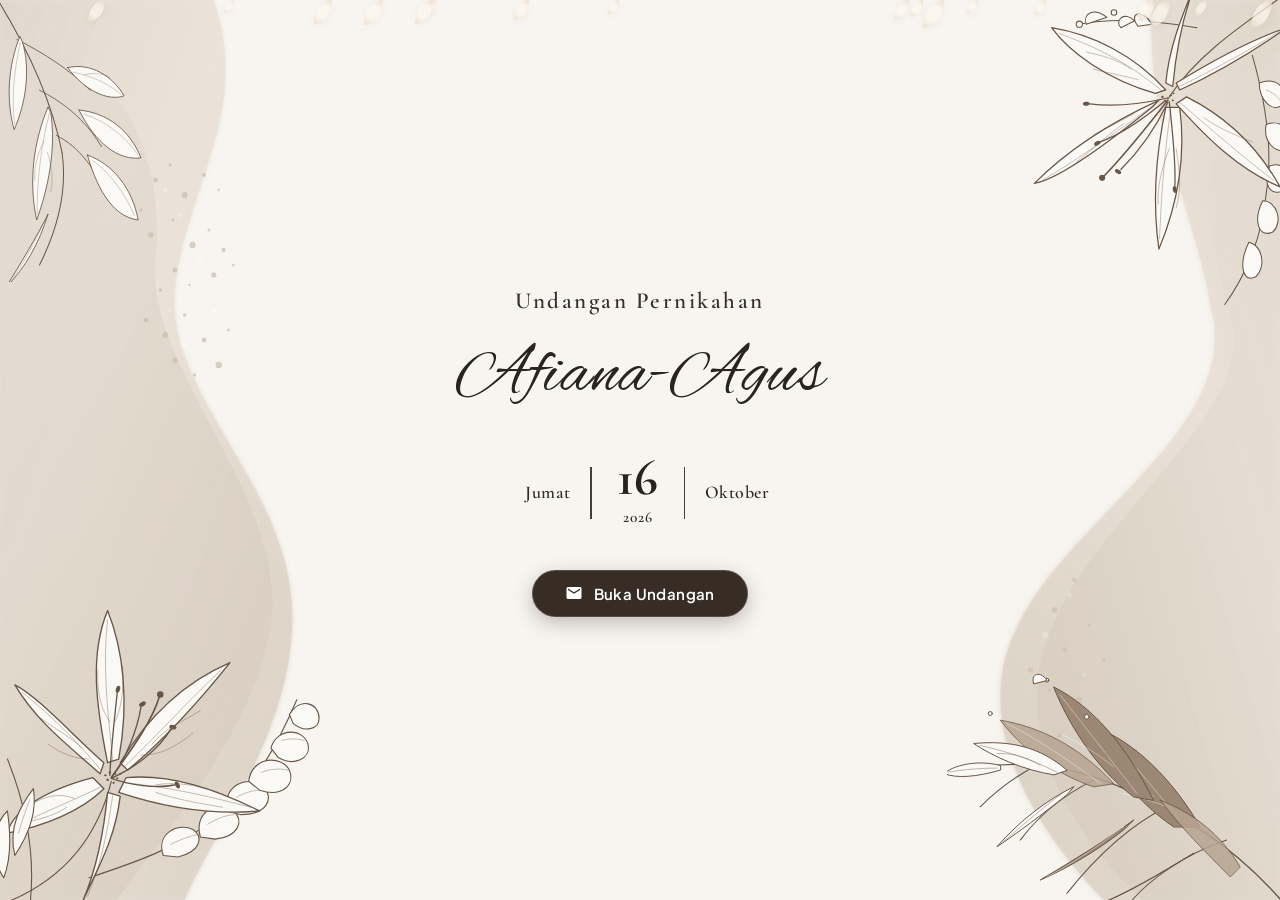
<file: index.html>
<!DOCTYPE html>
<html lang="id">
<head>
  <meta charset="UTF-8">
  <meta name="viewport" content="width=device-width, initial-scale=1.0">
  <title>Afiana-Agus | Undangan Pernikahan Digital</title>
  <meta name="title" content="Afiana-Agus | Undangan Pernikahan Digital">
  <meta name="description" content="Undangan Pernikahan Afiana & Agus - Jumat, 16 Oktober 2026. Silakan klik tautan ini untuk membuka detail undangan.">
  
  <!-- Open Graph / Facebook / WhatsApp Preview -->
  <meta property="og:type" content="website">
  <meta property="og:site_name" content="Afiana &amp; Agus Wedding">
  <meta property="og:url" content="https://mhaisbatara.github.io/weding/">
  <meta property="og:title" content="Afiana-Agus | Undangan Pernikahan Digital">
  <meta property="og:description" content="Undangan Pernikahan Afiana & Agus - Jumat, 16 Oktober 2026. Silakan klik tautan ini untuk membuka detail undangan.">
  <meta property="og:image" content="https://mhaisbatara.github.io/weding/assets/images/thumbnail.jpg">
  <meta property="og:image:secure_url" content="https://mhaisbatara.github.io/weding/assets/images/thumbnail.jpg">
  <meta property="og:image:type" content="image/jpeg">
  <meta property="og:image:width" content="600">
  <meta property="og:image:height" content="600">
  <meta property="og:image:alt" content="Undangan Pernikahan Afiana & Agus">

  <!-- WhatsApp & Schema Fallback Tags -->
  <link rel="image_src" href="https://mhaisbatara.github.io/weding/assets/images/thumbnail.jpg">
  <meta itemprop="image" content="https://mhaisbatara.github.io/weding/assets/images/thumbnail.jpg">

  <!-- Twitter Card -->
  <meta name="twitter:card" content="summary_large_image">
  <meta name="twitter:url" content="https://mhaisbatara.github.io/weding/">
  <meta name="twitter:title" content="Afiana-Agus | Undangan Pernikahan Digital">
  <meta name="twitter:description" content="Undangan Pernikahan Afiana & Agus - Jumat, 16 Oktober 2026. Silakan klik tautan ini untuk membuka detail undangan.">
  <meta name="twitter:image" content="https://mhaisbatara.github.io/weding/assets/images/thumbnail.jpg">
  
  <!-- Favicon -->
  <link rel="icon" href="data:image/svg+xml,<svg xmlns=%22http://www.w3.org/2000/svg%22 viewBox=%220 0 100 100%22><text y=%22.9em%22 font-size=%2290%22>💍</text></svg>">
  
  <!-- Stylesheet -->
  <link rel="stylesheet" href="assets/css/style.css">
</head>
<body class="page-cover">

  <!-- Floating Falling Petals -->
  <div class="petals-container" id="petalsContainer"></div>

  <!-- ========================================================
       COVER / LANDING PAGE (Sesuai Referensi Gambar)
       ======================================================== -->
  <main class="hero-cover" id="heroCover">
    <!-- Watercolor Organic Background Blobs -->
    <div class="blob-bg blob-left" aria-hidden="true"></div>
    <div class="blob-bg blob-right" aria-hidden="true"></div>

    <!-- Botanical Line Art Corners -->
    <img src="assets/images/floral-top-left.svg" alt="" class="botanical-art floral-tl" aria-hidden="true">
    <img src="assets/images/floral-bottom-left.svg" alt="" class="botanical-art floral-bl" aria-hidden="true">
    <img src="assets/images/floral-top-right.svg" alt="" class="botanical-art floral-tr" aria-hidden="true">
    <img src="assets/images/floral-bottom-right.svg" alt="" class="botanical-art floral-br" aria-hidden="true">

    <!-- Center Content -->
    <div class="hero-content">
      <p class="invitation-subtitle">Undangan Pernikahan</p>
      
      <!-- Greeting to Guest (Dynamic: e.g. ?to=Nama+Tamu) -->
      <div class="guest-greeting" id="guestGreeting">
        <span>Kepada Yth. Bapak/Ibu/Saudara/i:</span>
        <span class="guest-name" id="guestNameDisplay">Tamu Undangan</span>
      </div>

      <!-- Couple Names -->
      <h1 class="couple-names">Afiana-Agus</h1>

      <!-- Wedding Date -->
      <div class="wedding-date-block">
        <span class="date-day-name">Jumat</span>
        <div class="date-divider"></div>
        <div class="date-center">
          <span class="date-number">16</span>
          <span class="date-year">2026</span>
        </div>
        <div class="date-divider"></div>
        <span class="date-month-name">Oktober</span>
      </div>

      <!-- Button Buka Undangan -->
      <button type="button" class="btn-open-invitation" id="btnOpenInvitation">
        <svg viewBox="0 0 24 24" aria-hidden="true">
          <path d="M20 4H4c-1.1 0-1.99.9-1.99 2L2 18c0 1.1.9 2 2 2h16c1.1 0 2-.9 2-2V6c0-1.1-.9-2-2-2zm0 4l-8 5-8-5V6l8 5 8-5v2z"/>
        </svg>
        <span>Buka Undangan</span>
      </button>
    </div>
  </main>

  <!-- ========================================================
       3D ENVELOPE OPENING ANIMATION OVERLAY
       ======================================================== -->
  <div class="envelope-overlay" id="envelopeOverlay">
    <div class="envelope-wrapper">
      <div class="envelope-box" id="envelopeBox">
        <div class="envelope-flap"></div>
        <div class="wax-seal">A &amp; A</div>
        <div class="envelope-letter">
          <span class="envelope-letter-title">The Wedding of</span>
          <h2 class="envelope-letter-names">Afiana &amp; Agus</h2>
          <span class="envelope-letter-date">Jumat, 16 Oktober 2026</span>
        </div>
      </div>
    </div>
  </div>

  <!-- Scripts -->
  <script src="assets/js/main.js"></script>
</body>
</html>
</file>
<file: assets/css/style.css>
/* ========================================================
   UNDANGAN DIGITAL PERNIKAHAN: AFIANA & AGUS
   Theme: Luxury Boho / Warm Earth Tone / Botanical Line Art
   ======================================================== */

@import url('https://fonts.googleapis.com/css2?family=Alex+Brush&family=Amiri:ital,wght@0,400;0,700;1,400&family=Cormorant+Garamond:ital,wght@0,400;0,500;0,600;0,700;1,400;1,600&family=Great+Vibes&family=Plus+Jakarta+Sans:wght@300;400;500;600;700&display=swap');

:root {
  --bg-main: #f8f5f0;
  --bg-card: rgba(255, 255, 255, 0.92);
  --bg-warm: #f2ece1;
  --bg-dark: #271f1a;
  
  --text-main: #332a24;
  --text-title: #251d17;
  --text-muted: #6e6053;
  --text-sub: #8c7a6b;
  
  --accent-dark: #372d25;
  --accent-hover: #4e4035;
  --accent-gold: #c5a67c;
  --accent-gold-dark: #9e7b4a;
  --accent-gold-light: #f3e6cf;
  
  --border-soft: #e5dcd0;
  --border-gold: rgba(197, 166, 124, 0.4);
  
  --shadow-sm: 0 4px 14px rgba(45, 35, 28, 0.05);
  --shadow-md: 0 10px 28px rgba(45, 35, 28, 0.08);
  --shadow-lg: 0 18px 45px rgba(45, 35, 28, 0.12);
  
  --radius-pill: 9999px;
  --radius-card: 24px;
  --radius-arch: 180px 180px 16px 16px;
}

* {
  margin: 0;
  padding: 0;
  box-sizing: border-box;
}

html {
  scroll-behavior: smooth;
  font-size: 16px;
}

body {
  font-family: 'Plus Jakarta Sans', sans-serif;
  background-color: var(--bg-main);
  color: var(--text-main);
  overflow-x: hidden;
  line-height: 1.6;
  position: relative;
  -webkit-font-smoothing: antialiased;
}

body.page-cover {
  height: 100vh;
  overflow: hidden;
}

body.page-invitation {
  padding-bottom: 70px; /* Space for sticky bottom navigation */
}

/* ========================================================
   FLOATING PETALS ANIMATION EFFECT
   ======================================================== */
.petals-container {
  position: fixed;
  top: 0;
  left: 0;
  width: 100%;
  height: 100%;
  pointer-events: none;
  z-index: 99;
  overflow: hidden;
}

.petal {
  position: absolute;
  background: radial-gradient(circle, #fcf7ed 40%, #e8d7c0 100%);
  border-radius: 150% 0 150% 0;
  opacity: 0.7;
  filter: drop-shadow(0 2px 4px rgba(0,0,0,0.06));
  animation: fallPetal linear infinite;
}

@keyframes fallPetal {
  0% {
    top: -10%;
    transform: rotate(0deg) translateX(0);
    opacity: 0.8;
  }
  50% {
    transform: rotate(180deg) translateX(40px);
    opacity: 0.6;
  }
  100% {
    top: 110%;
    transform: rotate(360deg) translateX(-40px);
    opacity: 0;
  }
}

/* ========================================================
   COVER LANDING PAGE (Sesuai Referensi Gambar)
   ======================================================== */
.hero-cover {
  position: relative;
  width: 100vw;
  height: 100vh;
  min-height: 600px;
  background-color: var(--bg-main);
  display: flex;
  align-items: center;
  justify-content: center;
  overflow: hidden;
  z-index: 10;
  transition: opacity 0.6s ease, transform 0.6s ease;
}

/* Watercolor Blobs */
.blob-bg {
  position: absolute;
  pointer-events: none;
  z-index: 1;
  user-select: none;
}

.blob-left {
  top: 0;
  left: 0;
  height: 100%;
  width: 38vw;
  min-width: 280px;
  max-width: 580px;
  background: url('../images/blob-left.svg') no-repeat left top;
  background-size: cover;
  opacity: 0.95;
}

.blob-right {
  top: 0;
  right: 0;
  height: 100%;
  width: 42vw;
  min-width: 320px;
  max-width: 650px;
  background: url('../images/blob-right.svg') no-repeat right top;
  background-size: cover;
  opacity: 0.95;
}

/* Botanical Corners */
.botanical-art {
  position: absolute;
  pointer-events: none;
  z-index: 2;
  user-select: none;
}

.floral-tl {
  top: 0;
  left: 0;
  width: 22vw;
  min-width: 160px;
  max-width: 300px;
  animation: gentleSway 8s ease-in-out infinite alternate;
}

.floral-bl {
  bottom: 0;
  left: 0;
  width: 29vw;
  min-width: 210px;
  max-width: 400px;
  transform-origin: bottom left;
  animation: gentleBreathe 9s ease-in-out infinite alternate;
}

.floral-tr {
  top: 0;
  right: 0;
  width: 27vw;
  min-width: 200px;
  max-width: 380px;
  transform-origin: top right;
  animation: gentleBreathe 10s ease-in-out infinite alternate;
}

.floral-br {
  bottom: 0;
  right: 0;
  width: 26vw;
  min-width: 200px;
  max-width: 370px;
  transform-origin: bottom right;
  animation: gentleSway 9.5s ease-in-out infinite alternate-reverse;
}

@keyframes gentleSway {
  0% { transform: rotate(0deg) scale(1); }
  50% { transform: rotate(1.2deg) scale(1.01); }
  100% { transform: rotate(-1deg) scale(1.005); }
}

@keyframes gentleBreathe {
  0% { transform: scale(1); }
  100% { transform: scale(1.018); }
}

/* Cover Content */
.hero-content {
  position: relative;
  z-index: 5;
  text-align: center;
  padding: 2rem 1.5rem;
  max-width: 620px;
  margin: 0 auto;
  display: flex;
  flex-direction: column;
  align-items: center;
  justify-content: center;
}

.invitation-subtitle {
  font-family: 'Cormorant Garamond', serif;
  font-size: clamp(1.15rem, 1.8vw, 1.45rem);
  font-weight: 600;
  color: #382e26;
  letter-spacing: 2.5px;
  margin-bottom: 0.75rem;
  text-transform: capitalize;
}

.guest-greeting {
  display: none;
  font-size: 0.88rem;
  color: var(--text-muted);
  margin-bottom: 0.6rem;
  letter-spacing: 0.5px;
  background: rgba(255, 255, 255, 0.7);
  padding: 0.35rem 1.2rem;
  border-radius: var(--radius-pill);
  border: 1px solid var(--border-soft);
}

.guest-greeting .guest-name {
  font-weight: 700;
  color: var(--text-title);
  font-size: 1.05rem;
  display: block;
}

.couple-names {
  font-family: 'Alex Brush', cursive;
  font-size: clamp(2.8rem, 5.5vw, 4.4rem);
  font-weight: 400;
  color: #2b231d;
  line-height: 1.25;
  margin-bottom: 2.2rem;
  letter-spacing: 0.5px;
  text-shadow: 0 1px 2px rgba(255, 255, 255, 0.8);
}

/* Date Display Block */
.wedding-date-block {
  display: inline-flex;
  align-items: center;
  justify-content: center;
  gap: 1.2rem;
  margin-bottom: 2.5rem;
}

.date-day-name, .date-month-name {
  font-family: 'Cormorant Garamond', serif;
  font-size: clamp(1.05rem, 1.4vw, 1.25rem);
  font-weight: 600;
  color: #352b24;
  letter-spacing: 0.5px;
  min-width: 60px;
}
.date-day-name { text-align: right; }
.date-month-name { text-align: left; }

.date-divider {
  width: 1.5px;
  height: 52px;
  background-color: #332a24;
  opacity: 0.9;
}

.date-center {
  display: flex;
  flex-direction: column;
  align-items: center;
  justify-content: center;
  padding: 0 0.4rem;
}

.date-number {
  font-family: 'Cormorant Garamond', serif;
  font-size: clamp(2.6rem, 4vw, 3.2rem);
  font-weight: 700;
  line-height: 0.9;
  color: #29211b;
}

.date-year {
  font-family: 'Cormorant Garamond', serif;
  font-size: clamp(0.95rem, 1.2vw, 1.1rem);
  font-weight: 600;
  color: #352b24;
  letter-spacing: 1px;
  margin-top: 4px;
}

/* Button Buka Undangan */
.btn-open-invitation {
  display: inline-flex;
  align-items: center;
  justify-content: center;
  gap: 0.65rem;
  background-color: var(--accent-dark);
  color: #ffffff;
  font-family: 'Plus Jakarta Sans', sans-serif;
  font-size: 0.94rem;
  font-weight: 600;
  letter-spacing: 0.4px;
  padding: 0.8rem 2rem;
  border-radius: var(--radius-pill);
  border: 1px solid rgba(255, 255, 255, 0.15);
  cursor: pointer;
  box-shadow: 0 6px 20px rgba(45, 35, 28, 0.28);
  transition: all 0.35s cubic-bezier(0.2, 0.8, 0.2, 1);
  text-decoration: none;
  outline: none;
  position: relative;
  overflow: hidden;
}

.btn-open-invitation::before {
  content: '';
  position: absolute;
  top: 0; left: -100%;
  width: 100%; height: 100%;
  background: linear-gradient(90deg, transparent, rgba(255,255,255,0.2), transparent);
  transition: left 0.6s ease;
}

.btn-open-invitation:hover::before {
  left: 100%;
}

.btn-open-invitation:hover {
  background-color: var(--accent-hover);
  transform: translateY(-3px) scale(1.02);
  box-shadow: 0 10px 28px rgba(45, 35, 28, 0.38);
}

.btn-open-invitation svg {
  width: 18px;
  height: 18px;
  fill: currentColor;
  transition: transform 0.3s ease;
}

.btn-open-invitation:hover svg {
  transform: scale(1.15) rotate(-5deg);
}

/* ========================================================
   ENVELOPE OPENING MODAL ANIMATION (Triggered on click)
   ======================================================== */
.envelope-overlay {
  position: fixed;
  top: 0;
  left: 0;
  width: 100%;
  height: 100%;
  background: rgba(35, 28, 22, 0.85);
  backdrop-filter: blur(10px);
  display: flex;
  align-items: center;
  justify-content: center;
  z-index: 9999;
  opacity: 0;
  pointer-events: none;
  transition: opacity 0.5s ease;
}

.envelope-overlay.active {
  opacity: 1;
  pointer-events: auto;
}

.envelope-wrapper {
  position: relative;
  width: 320px;
  height: 220px;
  perspective: 1000px;
  transform: scale(0.8);
  transition: transform 0.5s cubic-bezier(0.175, 0.885, 0.32, 1.275);
}

.envelope-overlay.active .envelope-wrapper {
  transform: scale(1);
}

.envelope-box {
  position: relative;
  width: 100%;
  height: 100%;
  background: #e5dacb;
  border-radius: 12px;
  box-shadow: 0 20px 40px rgba(0, 0, 0, 0.4);
  border: 1px solid #d4c5b2;
}

/* Envelope Flap (Top triangle) */
.envelope-flap {
  position: absolute;
  top: 0;
  left: 0;
  width: 0;
  height: 0;
  border-left: 160px solid transparent;
  border-right: 160px solid transparent;
  border-top: 120px solid #dcd0bf;
  transform-origin: top;
  transition: transform 0.8s cubic-bezier(0.4, 0, 0.2, 1);
  z-index: 5;
  filter: drop-shadow(0 4px 6px rgba(0,0,0,0.1));
}

.envelope-box.is-open .envelope-flap {
  transform: rotateX(180deg);
  z-index: 1;
}

/* Wax Seal Stamp */
.wax-seal {
  position: absolute;
  top: 95px;
  left: 50%;
  transform: translate(-50%, -50%);
  width: 52px;
  height: 52px;
  background: radial-gradient(circle, #b8863f, #8c6020);
  border-radius: 50%;
  box-shadow: 0 4px 12px rgba(0,0,0,0.3), inset 0 2px 4px rgba(255,255,255,0.4);
  display: flex;
  align-items: center;
  justify-content: center;
  color: #faeccd;
  font-family: 'Alex Brush', cursive;
  font-size: 1.4rem;
  z-index: 6;
  border: 2px dashed rgba(255,255,255,0.3);
  transition: transform 0.5s ease, opacity 0.5s ease;
}

.envelope-box.is-open .wax-seal {
  transform: translate(-50%, -50%) scale(1.4);
  opacity: 0;
}

/* Invitation Letter sliding out */
.envelope-letter {
  position: absolute;
  top: 10px;
  left: 15px;
  width: 290px;
  height: 200px;
  background: #fbf9f5;
  border-radius: 8px;
  border: 1px solid #e0d5c5;
  box-shadow: 0 4px 15px rgba(0,0,0,0.1);
  display: flex;
  flex-direction: column;
  align-items: center;
  justify-content: center;
  padding: 1.2rem;
  text-align: center;
  z-index: 2;
  transition: transform 0.8s cubic-bezier(0.4, 0, 0.2, 1) 0.4s;
}

.envelope-box.is-open .envelope-letter {
  transform: translateY(-80px) scale(1.05);
}

.envelope-letter-title {
  font-family: 'Cormorant Garamond', serif;
  font-size: 0.95rem;
  color: var(--text-muted);
  letter-spacing: 2px;
  text-transform: uppercase;
}

.envelope-letter-names {
  font-family: 'Alex Brush', cursive;
  font-size: 2.2rem;
  color: var(--text-title);
  margin: 4px 0;
}

.envelope-letter-date {
  font-family: 'Cormorant Garamond', serif;
  font-size: 0.9rem;
  font-weight: 600;
  color: var(--accent-gold-dark);
}

/* ========================================================
   FLOATING AUDIO TOGGLE BUTTON & SOUNDBAR
   ======================================================== */
.music-toggle-btn {
  position: fixed;
  bottom: 84px;
  right: 20px;
  width: 48px;
  height: 48px;
  border-radius: 50%;
  background: var(--accent-dark);
  color: #ffffff;
  border: 2px solid var(--accent-gold);
  display: flex;
  align-items: center;
  justify-content: center;
  cursor: pointer;
  z-index: 99;
  box-shadow: 0 6px 20px rgba(0, 0, 0, 0.3);
  transition: all 0.3s ease;
}

.music-toggle-btn:hover {
  transform: scale(1.1);
  background: var(--accent-hover);
}

.music-toggle-btn svg {
  width: 20px;
  height: 20px;
  fill: currentColor;
}

.music-toggle-btn.playing {
  animation: spinRecord 4s linear infinite;
}

@keyframes spinRecord {
  from { transform: rotate(0deg); }
  to { transform: rotate(360deg); }
}

/* ========================================================
   STICKY BOTTOM NAVIGATION (undangan.html)
   ======================================================== */
.bottom-nav {
  position: fixed;
  bottom: 12px;
  left: 50%;
  transform: translateX(-50%);
  background: rgba(39, 31, 26, 0.92);
  backdrop-filter: blur(12px);
  border: 1px solid rgba(197, 166, 124, 0.4);
  border-radius: var(--radius-pill);
  padding: 0.4rem 0.8rem;
  display: flex;
  align-items: center;
  gap: 0.3rem;
  z-index: 98;
  box-shadow: 0 8px 30px rgba(0,0,0,0.35);
  max-width: 95vw;
}

.nav-link {
  display: flex;
  flex-direction: column;
  align-items: center;
  color: #cfc2b4;
  text-decoration: none;
  font-size: 0.65rem;
  font-weight: 500;
  padding: 0.4rem 0.65rem;
  border-radius: var(--radius-pill);
  transition: all 0.25s ease;
}

.nav-link svg {
  width: 18px;
  height: 18px;
  fill: currentColor;
  margin-bottom: 2px;
}

.nav-link:hover, .nav-link.active {
  color: #ffffff;
  background: rgba(197, 166, 124, 0.25);
}

/* ========================================================
   DETAIL PAGE (undangan.html) - LUXURY REDESIGN
   ======================================================== */
.detail-hero {
  position: relative;
  background: linear-gradient(180deg, #f0e8dc 0%, #f8f5f0 100%);
  padding: 5rem 1.5rem 3.5rem;
  text-align: center;
  overflow: hidden;
  border-bottom: 1px solid var(--border-soft);
}

.detail-art {
  position: absolute;
  pointer-events: none;
  opacity: 0.75;
  user-select: none;
}

.detail-tl {
  top: 0;
  left: 0;
  width: clamp(140px, 20vw, 260px);
}

.detail-tr {
  top: 0;
  right: 0;
  width: clamp(150px, 22vw, 280px);
}

.detail-hero-content {
  position: relative;
  z-index: 2;
  max-width: 720px;
  margin: 0 auto;
}

/* Grand Couple Arch Photo (Hero Banner) */
.hero-arch-frame {
  width: 200px;
  height: 280px;
  margin: 1.5rem auto;
  border-radius: var(--radius-arch);
  padding: 8px;
  background: linear-gradient(135deg, #dfc08f, #9c7b4a, #f7e6c4, #b8935c);
  box-shadow: 0 16px 36px rgba(45, 35, 28, 0.16);
  position: relative;
  transition: transform 0.4s ease;
}

.hero-arch-frame:hover {
  transform: translateY(-4px);
}

.hero-arch-inner {
  width: 100%;
  height: 100%;
  border-radius: 172px 172px 10px 10px;
  overflow: hidden;
}

.hero-arch-img {
  width: 100%;
  height: 100%;
  object-fit: cover;
  display: block;
}

.detail-date-badge {
  font-family: 'Cormorant Garamond', serif;
  font-size: 1.25rem;
  font-weight: 600;
  color: var(--accent-dark);
  letter-spacing: 1.5px;
  margin-top: 0.5rem;
}

.welcome-guest {
  display: inline-block;
  margin-top: 1.2rem;
  background: rgba(255, 255, 255, 0.85);
  backdrop-filter: blur(8px);
  padding: 0.5rem 1.6rem;
  border-radius: var(--radius-pill);
  font-size: 0.92rem;
  color: var(--text-muted);
  border: 1px solid var(--border-soft);
  box-shadow: var(--shadow-sm);
}

.welcome-guest strong {
  color: var(--text-title);
  font-weight: 700;
}

/* Container & Luxury Cards */
.container {
  max-width: 920px;
  margin: 0 auto;
  padding: 4rem 1.5rem;
}

.section-card {
  background: var(--bg-card);
  backdrop-filter: blur(12px);
  border: 1px solid var(--border-soft);
  border-radius: var(--radius-card);
  padding: 3.5rem 2.8rem;
  margin-bottom: 3.5rem;
  box-shadow: var(--shadow-sm);
  text-align: center;
  position: relative;
  overflow: hidden;
  transition: transform 0.3s ease, box-shadow 0.3s ease;
}

.section-card:hover {
  box-shadow: var(--shadow-md);
}

.section-card::before {
  content: '';
  position: absolute;
  top: 0; left: 0; right: 0;
  height: 4px;
  background: linear-gradient(90deg, transparent, var(--accent-gold), transparent);
}

.section-badge {
  font-family: 'Cormorant Garamond', serif;
  font-size: 1.15rem;
  font-style: italic;
  color: var(--text-sub);
  margin-bottom: 0.4rem;
  display: block;
  letter-spacing: 1px;
}

.section-title {
  font-family: 'Cormorant Garamond', serif;
  font-size: 2.3rem;
  color: var(--text-title);
  margin-bottom: 1.5rem;
  font-weight: 700;
  letter-spacing: 0.5px;
}

.divider-ornament {
  display: flex;
  align-items: center;
  justify-content: center;
  gap: 1rem;
  margin: 1.5rem auto 2rem;
}

.divider-ornament::before,
.divider-ornament::after {
  content: '';
  width: 70px;
  height: 1px;
  background: linear-gradient(90deg, transparent, var(--border-soft));
}

.divider-ornament::after {
  background: linear-gradient(90deg, var(--border-soft), transparent);
}

.divider-ornament svg {
  width: 18px;
  height: 18px;
  fill: var(--accent-gold);
}

/* Quranic Verse Calligraphy */
.arabic-text {
  font-family: 'Amiri', serif;
  font-size: 1.55rem;
  line-height: 2.2;
  color: var(--text-title);
  direction: rtl;
  margin-bottom: 1.4rem;
  text-align: center;
}

.quote-text {
  font-family: 'Cormorant Garamond', serif;
  font-size: 1.25rem;
  font-style: italic;
  color: var(--text-main);
  line-height: 1.8;
  max-width: 700px;
  margin: 0 auto 1.2rem;
}

.quote-source {
  font-size: 0.88rem;
  font-weight: 600;
  color: var(--text-sub);
  letter-spacing: 1.5px;
  text-transform: uppercase;
}

/* Mempelai Grid & Arch Photo Frames */
.couple-grid {
  display: grid;
  grid-template-columns: 1fr auto 1fr;
  align-items: center;
  gap: 2.5rem;
  margin-top: 2.5rem;
}

.couple-card {
  padding: 1.5rem 1rem;
  transition: transform 0.3s ease;
}

.couple-card:hover {
  transform: translateY(-4px);
}

.couple-arch-photo {
  width: 170px;
  height: 230px;
  margin: 0 auto 1.5rem;
  border-radius: var(--radius-arch);
  padding: 6px;
  background: linear-gradient(135deg, #dfc08f, #9c7b4a, #f7e6c4, #b8935c);
  box-shadow: 0 12px 28px rgba(55, 45, 37, 0.12);
}

.couple-arch-photo img {
  width: 100%;
  height: 100%;
  object-fit: cover;
  border-radius: 164px 164px 10px 10px;
  display: block;
}

.couple-fullname {
  font-family: 'Alex Brush', cursive;
  font-size: 2.6rem;
  color: var(--text-title);
  margin-bottom: 0.4rem;
}

.couple-parents {
  font-size: 0.9rem;
  color: var(--text-muted);
  line-height: 1.6;
}

.couple-social-link {
  display: inline-flex;
  align-items: center;
  gap: 0.4rem;
  margin-top: 0.8rem;
  color: var(--accent-gold-dark);
  font-size: 0.85rem;
  font-weight: 600;
  text-decoration: none;
  padding: 0.3rem 0.8rem;
  border-radius: var(--radius-pill);
  background: #fbf9f6;
  border: 1px solid var(--border-soft);
  transition: all 0.2s ease;
}

.couple-social-link:hover {
  background: var(--accent-dark);
  color: #fff;
}

.couple-ampersand {
  font-family: 'Alex Brush', cursive;
  font-size: 4rem;
  color: var(--accent-gold);
  text-shadow: 0 2px 4px rgba(0,0,0,0.05);
}

/* Love Story Timeline */
.story-timeline {
  position: relative;
  max-width: 620px;
  margin: 2.5rem auto 0;
  text-align: left;
}

.story-timeline::before {
  content: '';
  position: absolute;
  top: 0;
  bottom: 0;
  left: 20px;
  width: 2px;
  background: linear-gradient(180deg, var(--accent-gold), var(--border-soft));
}

.story-item {
  position: relative;
  padding-left: 55px;
  margin-bottom: 2rem;
}

.story-dot {
  position: absolute;
  left: 12px;
  top: 4px;
  width: 18px;
  height: 18px;
  border-radius: 50%;
  background: var(--bg-card);
  border: 3px solid var(--accent-gold);
  box-shadow: 0 0 0 4px rgba(197, 166, 124, 0.2);
}

.story-year {
  font-family: 'Cormorant Garamond', serif;
  font-size: 1.25rem;
  font-weight: 700;
  color: var(--accent-dark);
}

.story-title {
  font-size: 1.05rem;
  font-weight: 700;
  color: var(--text-title);
  margin: 0.2rem 0 0.4rem;
}

.story-desc {
  font-size: 0.88rem;
  color: var(--text-muted);
  line-height: 1.6;
}

/* Event Timeline / Schedule */
.events-grid {
  display: grid;
  grid-template-columns: 1fr 1fr;
  gap: 2rem;
  margin-top: 2.5rem;
}

.event-box {
  background: #fbf9f6;
  border: 1px solid var(--border-soft);
  border-radius: 20px;
  padding: 2.5rem 2rem;
  text-align: center;
  position: relative;
  transition: transform 0.3s ease;
}

.event-box:hover {
  transform: translateY(-4px);
  border-color: var(--accent-gold);
}

.event-box-title {
  font-family: 'Cormorant Garamond', serif;
  font-size: 1.8rem;
  font-weight: 700;
  color: var(--text-title);
  margin-bottom: 0.8rem;
}

.event-time {
  font-size: 1rem;
  font-weight: 600;
  color: var(--accent-dark);
  margin-bottom: 0.4rem;
}

.event-place {
  font-size: 0.92rem;
  color: var(--text-muted);
  margin-bottom: 1.5rem;
  line-height: 1.5;
}

/* Countdown Timer */
.countdown-container {
  margin-top: 2.8rem;
}

.countdown-grid {
  display: flex;
  justify-content: center;
  gap: 1.2rem;
  flex-wrap: wrap;
}

.countdown-item {
  background: linear-gradient(145deg, #372d25, #292019);
  color: #ffffff;
  padding: 1.1rem 1.3rem;
  border-radius: 16px;
  min-width: 85px;
  box-shadow: 0 8px 20px rgba(45, 35, 28, 0.2);
  border: 1px solid rgba(197, 166, 124, 0.3);
}

.countdown-num {
  font-family: 'Cormorant Garamond', serif;
  font-size: 2.4rem;
  font-weight: 700;
  line-height: 1;
  color: #faeccd;
}

.countdown-label {
  font-size: 0.72rem;
  text-transform: uppercase;
  letter-spacing: 1.5px;
  opacity: 0.85;
  margin-top: 6px;
}

/* Action Buttons */
.btn-primary {
  display: inline-flex;
  align-items: center;
  justify-content: center;
  gap: 0.55rem;
  background-color: var(--accent-dark);
  color: #ffffff;
  padding: 0.8rem 1.8rem;
  border-radius: var(--radius-pill);
  font-weight: 600;
  font-size: 0.92rem;
  text-decoration: none;
  border: none;
  cursor: pointer;
  transition: all 0.3s ease;
  box-shadow: var(--shadow-sm);
}

.btn-primary:hover {
  background-color: var(--accent-hover);
  transform: translateY(-2px);
  box-shadow: var(--shadow-md);
}

/* Google Maps Accordion / Toggle */
.map-embed-wrapper {
  margin-top: 2rem;
  border-radius: 16px;
  overflow: hidden;
  border: 1px solid var(--border-soft);
  box-shadow: var(--shadow-sm);
  display: none;
}

.map-embed-wrapper.show {
  display: block;
}

.map-embed-wrapper iframe {
  width: 100%;
  height: 320px;
  border: none;
  display: block;
}

/* Gallery Photo Grid */
.gallery-grid {
  display: grid;
  grid-template-columns: repeat(3, 1fr);
  gap: 1.2rem;
  margin-top: 2.5rem;
}

.gallery-item {
  position: relative;
  border-radius: 16px;
  overflow: hidden;
  height: 220px;
  box-shadow: var(--shadow-sm);
  cursor: pointer;
}

.gallery-item:first-child {
  grid-column: span 2;
  height: 320px;
}

.gallery-item:nth-child(2) {
  height: 320px;
}

.gallery-item img {
  width: 100%;
  height: 100%;
  object-fit: cover;
  transition: transform 0.5s ease;
}

.gallery-item:hover img {
  transform: scale(1.08);
}

.gallery-overlay {
  position: absolute;
  top: 0; left: 0; right: 0; bottom: 0;
  background: rgba(39, 31, 26, 0.4);
  opacity: 0;
  display: flex;
  align-items: center;
  justify-content: center;
  color: #fff;
  transition: opacity 0.3s ease;
}

.gallery-item:hover .gallery-overlay {
  opacity: 1;
}

/* Lightbox Modal */
.lightbox-modal {
  position: fixed;
  top: 0; left: 0; width: 100%; height: 100%;
  background: rgba(18, 14, 11, 0.95);
  backdrop-filter: blur(12px);
  display: flex;
  align-items: center;
  justify-content: center;
  z-index: 10000;
  opacity: 0;
  pointer-events: none;
  transition: opacity 0.3s ease;
}

.lightbox-modal.active {
  opacity: 1;
  pointer-events: auto;
}

.lightbox-modal img {
  max-width: 90vw;
  max-height: 85vh;
  border-radius: 12px;
  box-shadow: 0 20px 50px rgba(0,0,0,0.5);
}

.lightbox-close {
  position: absolute;
  top: 24px;
  right: 28px;
  color: #fff;
  font-size: 2.4rem;
  cursor: pointer;
  line-height: 1;
}

/* Realistic Bank Gift Cards */
.gift-grid {
  display: grid;
  grid-template-columns: repeat(auto-fit, minmax(280px, 1fr));
  gap: 1.8rem;
  margin-top: 2.5rem;
}

.bank-card {
  position: relative;
  background: linear-gradient(135deg, #372d25, #231c17);
  color: #ffffff;
  border-radius: 18px;
  padding: 2rem 1.8rem;
  text-align: left;
  box-shadow: 0 12px 30px rgba(35, 28, 22, 0.25);
  border: 1px solid rgba(197, 166, 124, 0.35);
  overflow: hidden;
}

.bank-card.mandiri {
  background: linear-gradient(135deg, #1f2a38, #131c26);
}

.bank-card::after {
  content: '';
  position: absolute;
  top: -50%;
  right: -50%;
  width: 100%;
  height: 100%;
  background: radial-gradient(circle, rgba(197, 166, 124, 0.15), transparent 70%);
  pointer-events: none;
}

.chip-logo-row {
  display: flex;
  justify-content: space-between;
  align-items: center;
  margin-bottom: 1.8rem;
}

.card-chip {
  width: 44px;
  height: 32px;
  background: linear-gradient(135deg, #e3c07b, #b38b3f);
  border-radius: 6px;
  position: relative;
}

.card-chip::before {
  content: '';
  position: absolute;
  top: 3px; left: 3px; right: 3px; bottom: 3px;
  border: 1px solid rgba(0,0,0,0.25);
  border-radius: 4px;
}

.bank-name {
  font-weight: 800;
  font-size: 1.25rem;
  letter-spacing: 2px;
  color: #ffffff;
}

.account-number {
  font-family: 'Courier New', Courier, monospace;
  font-size: 1.35rem;
  font-weight: 700;
  letter-spacing: 2px;
  color: #faeccd;
  margin-bottom: 0.5rem;
}

.account-holder {
  font-size: 0.85rem;
  text-transform: uppercase;
  letter-spacing: 1.5px;
  opacity: 0.8;
  margin-bottom: 1.5rem;
}

.btn-copy {
  display: inline-flex;
  align-items: center;
  gap: 0.4rem;
  background: rgba(255, 255, 255, 0.15);
  backdrop-filter: blur(4px);
  color: #ffffff;
  border: 1px solid rgba(255, 255, 255, 0.25);
  padding: 0.6rem 1.4rem;
  border-radius: var(--radius-pill);
  font-size: 0.85rem;
  font-weight: 600;
  cursor: pointer;
  transition: all 0.25s ease;
}

.btn-copy:hover {
  background: var(--accent-gold);
  color: var(--accent-dark);
}

/* RSVP & Wishes */
.rsvp-form {
  max-width: 540px;
  margin: 2rem auto;
  text-align: left;
}

.form-group {
  margin-bottom: 1.4rem;
}

.form-label {
  display: block;
  font-size: 0.88rem;
  font-weight: 600;
  color: var(--text-title);
  margin-bottom: 0.5rem;
}

.form-control {
  width: 100%;
  padding: 0.85rem 1.1rem;
  border: 1px solid var(--border-soft);
  border-radius: 14px;
  background: #fbf9f6;
  font-family: inherit;
  font-size: 0.92rem;
  color: var(--text-main);
  outline: none;
  transition: border-color 0.25s, box-shadow 0.25s;
}

.form-control:focus {
  border-color: var(--accent-gold);
  box-shadow: 0 0 0 3px rgba(197, 166, 124, 0.18);
  background: #ffffff;
}

/* Radio status badges */
.radio-status-grid {
  display: grid;
  grid-template-columns: repeat(3, 1fr);
  gap: 0.6rem;
}

.radio-status-btn {
  position: relative;
}

.radio-status-btn input[type="radio"] {
  position: absolute;
  opacity: 0;
}

.radio-status-btn label {
  display: block;
  padding: 0.65rem 0.5rem;
  background: #fbf9f6;
  border: 1px solid var(--border-soft);
  border-radius: 12px;
  text-align: center;
  font-size: 0.82rem;
  font-weight: 600;
  cursor: pointer;
  transition: all 0.2s ease;
}

.radio-status-btn input[type="radio"]:checked + label {
  background: var(--accent-dark);
  color: #fff;
  border-color: var(--accent-dark);
}

/* Wishes List */
.wishes-list {
  max-width: 620px;
  margin: 2.5rem auto 0;
  max-height: 420px;
  overflow-y: auto;
  padding-right: 0.5rem;
  text-align: left;
}

.wish-item {
  background: #fbf9f6;
  border: 1px solid var(--border-soft);
  border-radius: 16px;
  padding: 1.2rem 1.4rem;
  margin-bottom: 1rem;
  transition: transform 0.2s ease;
}

.wish-item:hover {
  transform: translateY(-2px);
}

.wish-header {
  display: flex;
  align-items: center;
  justify-content: space-between;
  margin-bottom: 0.4rem;
}

.wish-name {
  font-weight: 700;
  font-size: 0.95rem;
  color: var(--text-title);
}

.wish-badge {
  font-size: 0.72rem;
  background: #eadecd;
  color: #4a3e35;
  padding: 3px 10px;
  border-radius: 99px;
  font-weight: 600;
}

.wish-text {
  font-size: 0.9rem;
  color: var(--text-muted);
  line-height: 1.6;
}

.wish-time {
  font-size: 0.75rem;
  color: var(--text-sub);
  margin-top: 0.5rem;
  display: block;
}

/* Toast Notification */
.toast-notice {
  position: fixed;
  bottom: 84px;
  left: 50%;
  transform: translateX(-50%) translateY(30px);
  background: var(--accent-dark);
  color: #fff;
  padding: 0.8rem 1.8rem;
  border-radius: var(--radius-pill);
  font-size: 0.9rem;
  box-shadow: 0 10px 30px rgba(0, 0, 0, 0.3);
  z-index: 10001;
  opacity: 0;
  pointer-events: none;
  transition: all 0.35s ease;
  border: 1px solid var(--accent-gold);
}

.toast-notice.show {
  opacity: 1;
  transform: translateX(-50%) translateY(0);
}

/* Button Back to Cover */
.btn-back-cover {
  display: inline-flex;
  align-items: center;
  gap: 0.55rem;
  background: #ede5da;
  color: var(--text-title);
  padding: 0.8rem 1.8rem;
  border-radius: var(--radius-pill);
  font-size: 0.9rem;
  font-weight: 600;
  text-decoration: none;
  transition: all 0.25s ease;
  border: 1px solid var(--border-soft);
  box-shadow: var(--shadow-sm);
}

.btn-back-cover:hover {
  background: #e0d5c6;
  transform: translateY(-2px);
  box-shadow: var(--shadow-md);
}

/* Footer */
.wedding-footer {
  text-align: center;
  padding: 4rem 1.5rem 6rem;
  border-top: 1px solid var(--border-soft);
  margin-top: 3rem;
}

.footer-names {
  font-family: 'Alex Brush', cursive;
  font-size: 3rem;
  color: var(--text-title);
  margin-bottom: 0.5rem;
}

.footer-sub {
  font-size: 0.88rem;
  color: var(--text-sub);
}

/* ========================================================
   ENHANCED SCROLL REVEAL & IMAGE ANIMATIONS
   ======================================================== */

/* General Section Reveal */
.reveal-on-scroll {
  opacity: 0;
  transform: translateY(35px);
  filter: blur(4px);
  transition: opacity 0.85s cubic-bezier(0.16, 1, 0.3, 1),
              transform 0.85s cubic-bezier(0.16, 1, 0.3, 1),
              filter 0.85s ease;
  will-change: opacity, transform, filter;
}

.reveal-on-scroll.is-visible {
  opacity: 1;
  transform: translateY(0);
  filter: blur(0);
}

/* Image Zoom Reveal */
.img-reveal-zoom {
  opacity: 0;
  transform: scale(0.86) translateY(50px);
  filter: blur(10px);
  transition: opacity 1s cubic-bezier(0.16, 1, 0.3, 1),
              transform 1s cubic-bezier(0.16, 1, 0.3, 1),
              filter 0.9s ease;
  will-change: transform, opacity, filter;
}

.img-reveal-zoom.is-visible {
  opacity: 1;
  transform: scale(1) translateY(0);
  filter: blur(0);
}

/* Directional Image Reveals for Couple */
.img-reveal-left {
  opacity: 0;
  transform: translateX(-50px) translateY(40px) rotate(-4deg) scale(0.88);
  filter: blur(8px);
  transition: opacity 1.1s cubic-bezier(0.16, 1, 0.3, 1),
              transform 1.1s cubic-bezier(0.16, 1, 0.3, 1),
              filter 0.9s ease;
  will-change: transform, opacity, filter;
}

.img-reveal-left.is-visible {
  opacity: 1;
  transform: translateX(0) translateY(0) rotate(0deg) scale(1);
  filter: blur(0);
}

.img-reveal-right {
  opacity: 0;
  transform: translateX(50px) translateY(40px) rotate(4deg) scale(0.88);
  filter: blur(8px);
  transition: opacity 1.1s cubic-bezier(0.16, 1, 0.3, 1),
              transform 1.1s cubic-bezier(0.16, 1, 0.3, 1),
              filter 0.9s ease;
  will-change: transform, opacity, filter;
}

.img-reveal-right.is-visible {
  opacity: 1;
  transform: translateX(0) translateY(0) rotate(0deg) scale(1);
  filter: blur(0);
}

/* Golden Shimmer Light Beam Effect */
.img-shimmer {
  position: relative;
  overflow: hidden;
}

.img-shimmer::after {
  content: '';
  position: absolute;
  top: -80%;
  left: -80%;
  width: 260%;
  height: 260%;
  background: linear-gradient(
    105deg,
    transparent 32%,
    rgba(255, 255, 255, 0.5) 48%,
    rgba(250, 236, 205, 0.7) 52%,
    transparent 68%
  );
  transform: translateX(-160%) rotate(25deg);
  pointer-events: none;
  z-index: 10;
}

.img-shimmer.is-visible::after {
  animation: shimmerSweep 1.3s cubic-bezier(0.2, 0.8, 0.2, 1) 0.35s forwards;
}

@keyframes shimmerSweep {
  0% { transform: translateX(-160%) rotate(25deg); opacity: 0; }
  25% { opacity: 1; }
  85% { opacity: 1; }
  100% { transform: translateX(200%) rotate(25deg); opacity: 0; }
}

/* Ampersand Animated Entrance */
.couple-ampersand {
  transition: opacity 0.8s ease 0.4s, transform 0.8s cubic-bezier(0.175, 0.885, 0.32, 1.275) 0.4s;
}

.couple-grid:not(.is-visible) .couple-ampersand {
  opacity: 0;
  transform: scale(0.3) rotate(-30deg);
}

.couple-grid.is-visible .couple-ampersand {
  opacity: 1;
  transform: scale(1) rotate(0deg);
  animation: pulseGlow 3s ease-in-out infinite alternate;
}

@keyframes pulseGlow {
  0% { transform: scale(1); filter: drop-shadow(0 0 4px rgba(197, 166, 124, 0.3)); }
  100% { transform: scale(1.08); filter: drop-shadow(0 0 14px rgba(197, 166, 124, 0.7)); }
}

/* Gallery Staggered Cascade */
.gallery-item {
  position: relative;
  border-radius: 18px;
  overflow: hidden;
  height: 220px;
  box-shadow: 0 8px 24px rgba(45, 35, 28, 0.08);
  cursor: pointer;
  opacity: 0;
  transform: translateY(50px) scale(0.88);
  filter: blur(8px);
  transition: opacity 0.85s cubic-bezier(0.16, 1, 0.3, 1),
              transform 0.85s cubic-bezier(0.16, 1, 0.3, 1),
              filter 0.85s ease,
              box-shadow 0.4s ease;
  will-change: transform, opacity, filter;
}

.gallery-item.is-visible {
  opacity: 1;
  transform: translateY(0) scale(1);
  filter: blur(0);
  transition-delay: calc(var(--delay, 0) * 0.14s);
}

.gallery-item img {
  width: 100%;
  height: 100%;
  object-fit: cover;
  transition: transform 0.8s cubic-bezier(0.16, 1, 0.3, 1);
}

.gallery-item:hover {
  box-shadow: 0 16px 40px rgba(45, 35, 28, 0.22);
  transform: translateY(-8px) scale(1.02);
}

.gallery-item:hover img {
  transform: scale(1.12);
}

/* Subtle Ken Burns breathing for hero arch */
.hero-arch-frame.is-visible .hero-arch-img {
  animation: kenBurnsSlow 12s ease-in-out infinite alternate;
}

@keyframes kenBurnsSlow {
  0% { transform: scale(1); }
  100% { transform: scale(1.06); }
}

/* ========================================================
   RESPONSIVE DESIGN (Media Queries)
   ======================================================== */
@media (max-width: 900px) {
  .blob-left { width: 45vw; }
  .blob-right { width: 48vw; }
  .couple-grid {
    grid-template-columns: 1fr;
    gap: 1.5rem;
  }
  .couple-ampersand {
    transform: rotate(0deg);
    margin: -1rem 0;
  }
  .events-grid { grid-template-columns: 1fr; }
  .gallery-grid { grid-template-columns: 1fr 1fr; }
  .gallery-item:first-child { grid-column: span 2; height: 260px; }
  .gallery-item:nth-child(2) { height: 260px; }
}

@media (max-width: 640px) {
  .hero-content { padding: 1.5rem 1rem; }
  .floral-tl { width: 32vw; min-width: 120px; }
  .floral-bl { width: 38vw; min-width: 150px; }
  .floral-tr { width: 35vw; min-width: 140px; }
  .floral-br { width: 34vw; min-width: 140px; }
  .wedding-date-block { gap: 0.8rem; }
  .date-day-name, .date-month-name { min-width: 45px; }
  .date-divider { height: 42px; }
  .section-card { padding: 2.4rem 1.4rem; }
  .countdown-item { min-width: 68px; padding: 0.8rem; }
  .countdown-num { font-size: 1.8rem; }
  .arabic-text { font-size: 1.3rem; line-height: 2; }
  .gallery-grid { grid-template-columns: 1fr; }
  .gallery-item:first-child, .gallery-item:nth-child(2) { grid-column: span 1; height: 220px; }
  .bottom-nav { padding: 0.35rem 0.5rem; gap: 0.15rem; }
  .nav-link { font-size: 0.6rem; padding: 0.35rem 0.45rem; }
  .nav-link svg { width: 16px; height: 16px; }
}
</file>
